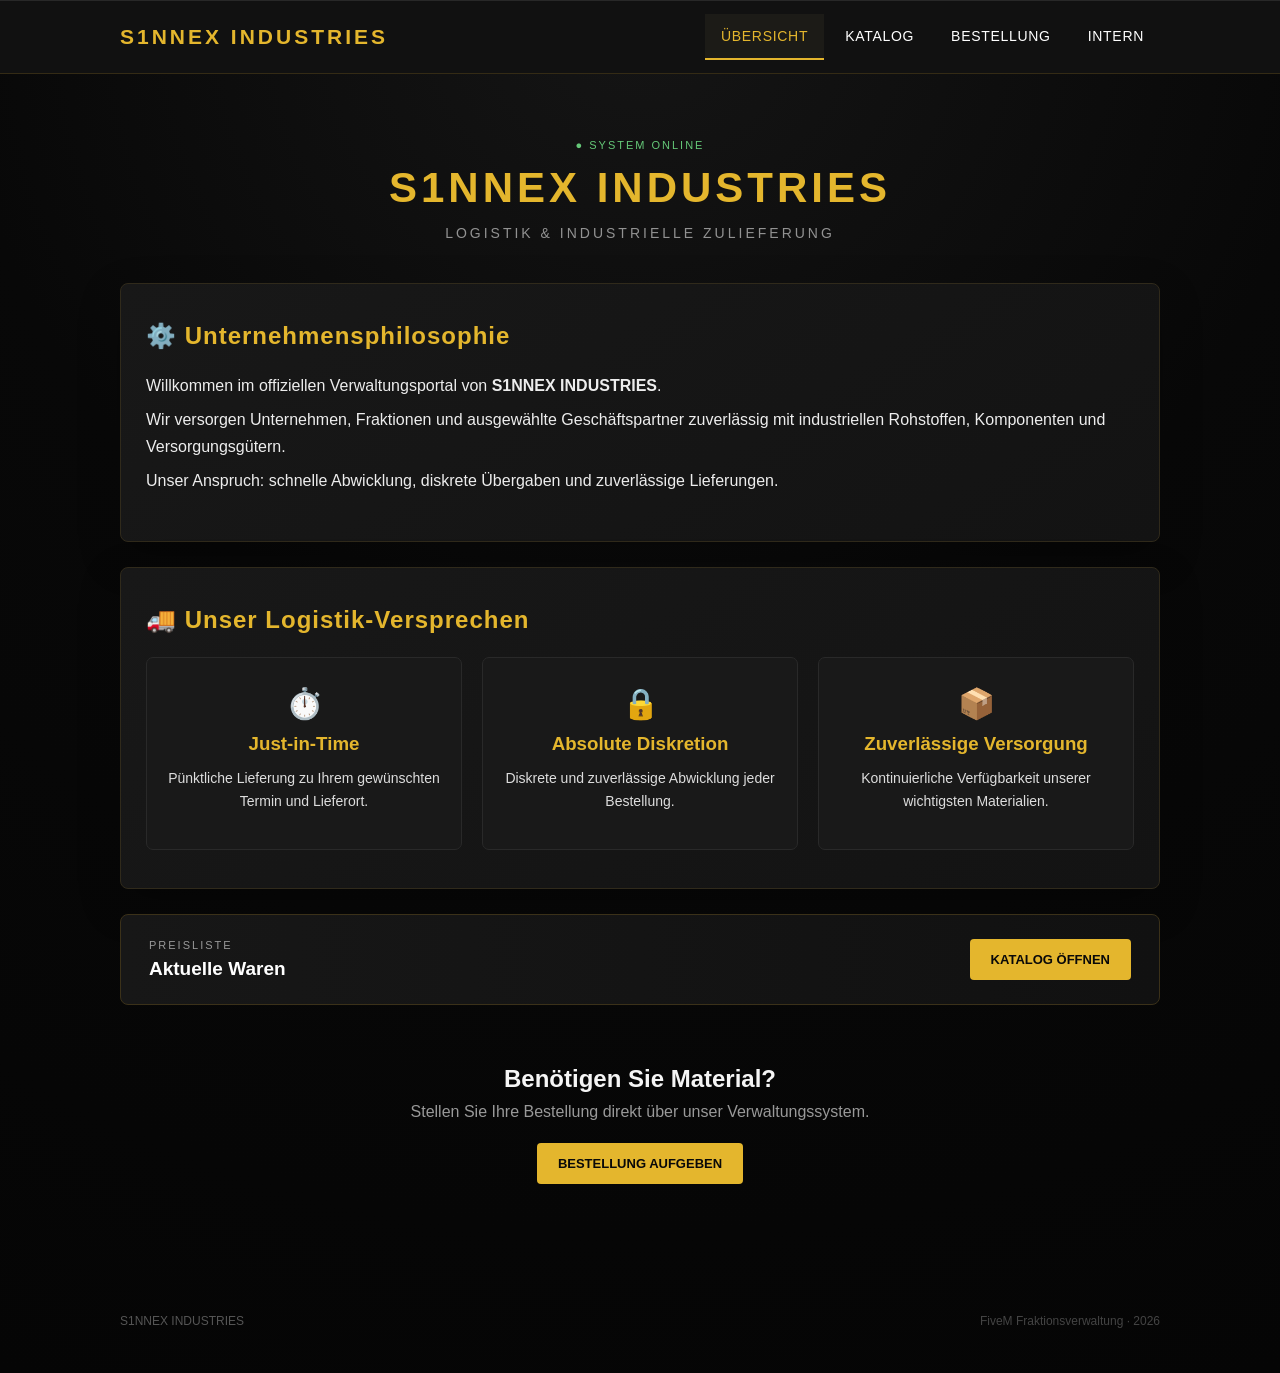
<file: index.html>
<!DOCTYPE html>
<html lang="de">
<head>
    <meta charset="UTF-8">
    <meta name="viewport" content="width=device-width, initial-scale=1.0">

    <title>S1NNEX INDUSTRIES</title>

    <link rel="stylesheet" href="style.css">
</head>

<body>

<header>
    <div class="nav-container">

        <a href="index.html" class="logo">
            S1NNEX INDUSTRIES
        </a>

        <nav>
            <a class="active" href="index.html">ÜBERSICHT</a>
            <a href="katalog.html">KATALOG</a>
            <a href="bestellung.html">BESTELLUNG</a>
            <a href="intern.html">INTERN</a>
        </nav>

    </div>
</header>


<main>

    <section class="hero">

        <div class="status">
            ● SYSTEM ONLINE
        </div>

        <h1>S1NNEX INDUSTRIES</h1>

        <p>
            LOGISTIK & INDUSTRIELLE ZULIEFERUNG
        </p>

    </section>


    <section class="card">

        <h2>⚙️ Unternehmensphilosophie</h2>

        <p>
            Willkommen im offiziellen Verwaltungsportal von
            <strong>S1NNEX INDUSTRIES</strong>.
        </p>

        <p>
            Wir versorgen Unternehmen, Fraktionen und ausgewählte
            Geschäftspartner zuverlässig mit industriellen Rohstoffen,
            Komponenten und Versorgungsgütern.
        </p>

        <p>
            Unser Anspruch: schnelle Abwicklung, diskrete Übergaben
            und zuverlässige Lieferungen.
        </p>

    </section>


    <section class="card">

        <h2>🚚 Unser Logistik-Versprechen</h2>

        <div class="features">

            <div class="feature">

                <div class="feature-icon">
                    ⏱️
                </div>

                <h3>Just-in-Time</h3>

                <p>
                    Pünktliche Lieferung zu Ihrem gewünschten
                    Termin und Lieferort.
                </p>

            </div>


            <div class="feature">

                <div class="feature-icon">
                    🔒
                </div>

                <h3>Absolute Diskretion</h3>

                <p>
                    Diskrete und zuverlässige Abwicklung
                    jeder Bestellung.
                </p>

            </div>


            <div class="feature">

                <div class="feature-icon">
                    📦
                </div>

                <h3>Zuverlässige Versorgung</h3>

                <p>
                    Kontinuierliche Verfügbarkeit unserer
                    wichtigsten Materialien.
                </p>

            </div>

        </div>

    </section>


    <section class="price-preview">

        <div>
            <span>PREISLISTE</span>
            <strong>Aktuelle Waren</strong>
        </div>

        <a href="katalog.html" class="button">
            KATALOG ÖFFNEN
        </a>

    </section>


    <section class="cta">

        <h2>Benötigen Sie Material?</h2>

        <p>
            Stellen Sie Ihre Bestellung direkt über unser
            Verwaltungssystem.
        </p>

        <a href="bestellung.html" class="button">
            BESTELLUNG AUFGEBEN
        </a>

    </section>

</main>


<footer>

    <div>
        S1NNEX INDUSTRIES
    </div>

    <span>
        FiveM Fraktionsverwaltung · 2026
    </span>

</footer>

</body>
</html>
</file>
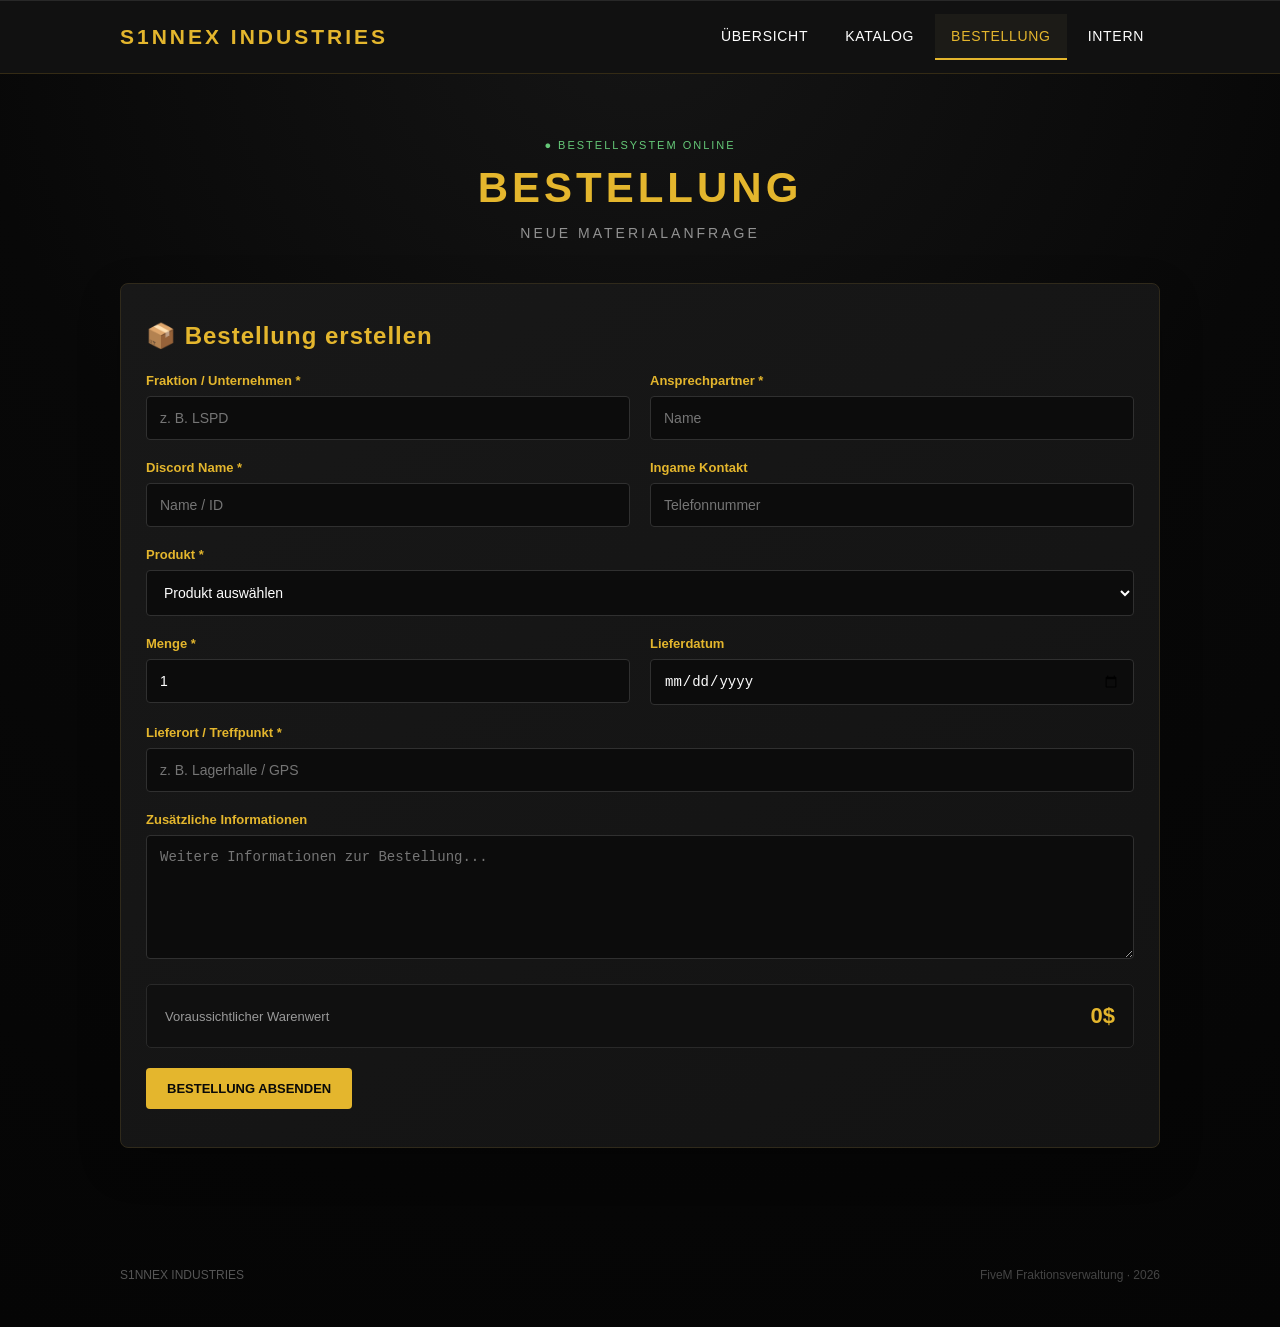
<file: bestellung.html>
<!DOCTYPE html>
<html lang="de">

<head>

    <meta charset="UTF-8">

    <meta name="viewport"
          content="width=device-width, initial-scale=1.0">

    <title>Bestellung | S1NNEX INDUSTRIES</title>

    <link rel="stylesheet" href="style.css">

</head>

<body>

<header>

    <div class="nav-container">

        <a href="index.html" class="logo">
            S1NNEX INDUSTRIES
        </a>

        <nav>

            <a href="index.html">
                ÜBERSICHT
            </a>

            <a href="katalog.html">
                KATALOG
            </a>

            <a class="active" href="bestellung.html">
                BESTELLUNG
            </a>

            <a href="intern.html">
                INTERN
            </a>

        </nav>

    </div>

</header>


<main>

<section class="hero">

    <div class="status">
        ● BESTELLSYSTEM ONLINE
    </div>

    <h1>BESTELLUNG</h1>

    <p>
        NEUE MATERIALANFRAGE
    </p>

</section>


<section class="card">

    <h2>📦 Bestellung erstellen</h2>

    <form id="orderForm">

        <div class="form-grid">


            <div class="form-group">

                <label>
                    Fraktion / Unternehmen *
                </label>

                <input
                    type="text"
                    name="company"
                    placeholder="z. B. LSPD"
                    required>

            </div>


            <div class="form-group">

                <label>
                    Ansprechpartner *
                </label>

                <input
                    type="text"
                    name="contact"
                    placeholder="Name"
                    required>

            </div>


            <div class="form-group">

                <label>
                    Discord Name *
                </label>

                <input
                    type="text"
                    name="discord"
                    placeholder="Name / ID"
                    required>

            </div>


            <div class="form-group">

                <label>
                    Ingame Kontakt
                </label>

                <input
                    type="text"
                    name="phone"
                    placeholder="Telefonnummer">

            </div>


            <div class="form-group full">

                <label>
                    Produkt *
                </label>

                <select
                    name="product"
                    id="product"
                    required>

                    <option value="">
                        Produkt auswählen
                    </option>

                    <option value="Eisenerz">
                        Eisenerz — 80$ / Stück
                    </option>

                    <option value="Metall">
                        Metall — 140$ / Stück
                    </option>

                    <option value="Carbon">
                        Carbon — 120$ / Stück
                    </option>

                    <option value="Eisen">
                        Eisen — 120$ / Stück
                    </option>

                    <option value="Aramidfasern">
                        Aramidfasern — 80$ / Stück
                    </option>

                    <option value="Schutzplatten">
                        Schutzplatten — 1.200$ / Stück
                    </option>

                    <option value="Hülsen">
                        Hülsen — 80$ / Stück
                    </option>

                    <option value="Schwarzpulver">
                        Schwarzpulver — 80$ / Stück
                    </option>

                </select>

            </div>


            <div class="form-group">

                <label>
                    Menge *
                </label>

                <input
                    type="number"
                    name="quantity"
                    id="quantity"
                    min="1"
                    max="100000"
                    value="1"
                    required>

            </div>


            <div class="form-group">

                <label>
                    Lieferdatum
                </label>

                <input
                    type="date"
                    name="deliveryDate">

            </div>


            <div class="form-group full">

                <label>
                    Lieferort / Treffpunkt *
                </label>

                <input
                    type="text"
                    name="address"
                    placeholder="z. B. Lagerhalle / GPS"
                    required>

            </div>


            <div class="form-group full">

                <label>
                    Zusätzliche Informationen
                </label>

                <textarea
                    name="notes"
                    rows="6"
                    placeholder="Weitere Informationen zur Bestellung..."></textarea>

            </div>

        </div>


        <div class="order-summary">

            <span>
                Voraussichtlicher Warenwert
            </span>

            <strong id="totalPrice">
                0$
            </strong>

        </div>


        <button
            type="submit"
            class="button submit-button">

            BESTELLUNG ABSENDEN

        </button>


        <div
            id="orderMessage"
            class="order-message">
        </div>

    </form>

</section>

</main>


<footer>

    <div>
        S1NNEX INDUSTRIES
    </div>

    <span>
        FiveM Fraktionsverwaltung · 2026
    </span>

</footer>


<script src="script.js"></script>

</body>

</html>
</file>
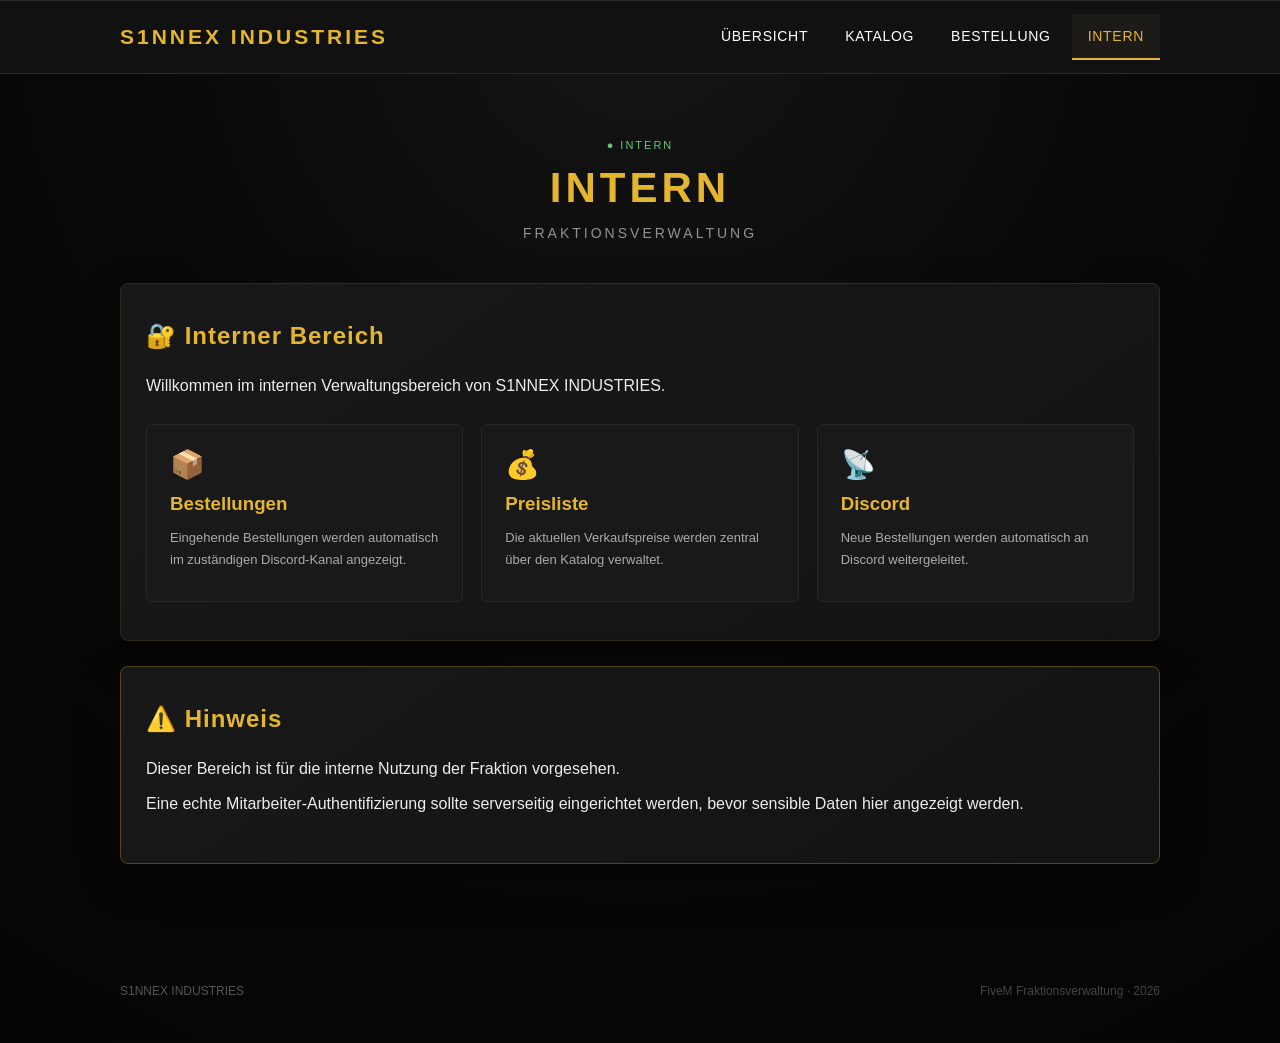
<file: intern.html>
<!DOCTYPE html>
<html lang="de">

<head>

    <meta charset="UTF-8">

    <meta name="viewport"
          content="width=device-width, initial-scale=1.0">

    <title>Intern | S1NNEX INDUSTRIES</title>

    <link rel="stylesheet" href="style.css">

</head>

<body>

<header>

    <div class="nav-container">

        <a href="index.html" class="logo">
            S1NNEX INDUSTRIES
        </a>

        <nav>

            <a href="index.html">
                ÜBERSICHT
            </a>

            <a href="katalog.html">
                KATALOG
            </a>

            <a href="bestellung.html">
                BESTELLUNG
            </a>

            <a class="active" href="intern.html">
                INTERN
            </a>

        </nav>

    </div>

</header>


<main>

<section class="hero">

    <div class="status">
        ● INTERN
    </div>

    <h1>INTERN</h1>

    <p>
        FRAKTIONSVERWALTUNG
    </p>

</section>


<section class="card">

    <h2>🔐 Interner Bereich</h2>

    <p>
        Willkommen im internen Verwaltungsbereich
        von S1NNEX INDUSTRIES.
    </p>

    <div class="internal-grid">

        <div class="internal-box">

            <span>📦</span>

            <h3>Bestellungen</h3>

            <p>
                Eingehende Bestellungen werden
                automatisch im zuständigen
                Discord-Kanal angezeigt.
            </p>

        </div>


        <div class="internal-box">

            <span>💰</span>

            <h3>Preisliste</h3>

            <p>
                Die aktuellen Verkaufspreise
                werden zentral über den Katalog
                verwaltet.
            </p>

        </div>


        <div class="internal-box">

            <span>📡</span>

            <h3>Discord</h3>

            <p>
                Neue Bestellungen werden
                automatisch an Discord
                weitergeleitet.
            </p>

        </div>

    </div>

</section>


<section class="card warning">

    <h2>⚠️ Hinweis</h2>

    <p>
        Dieser Bereich ist für die interne Nutzung
        der Fraktion vorgesehen.
    </p>

    <p>
        Eine echte Mitarbeiter-Authentifizierung
        sollte serverseitig eingerichtet werden,
        bevor sensible Daten hier angezeigt werden.
    </p>

</section>

</main>


<footer>

    <div>
        S1NNEX INDUSTRIES
    </div>

    <span>
        FiveM Fraktionsverwaltung · 2026
    </span>

</footer>

</body>

</html>
</file>
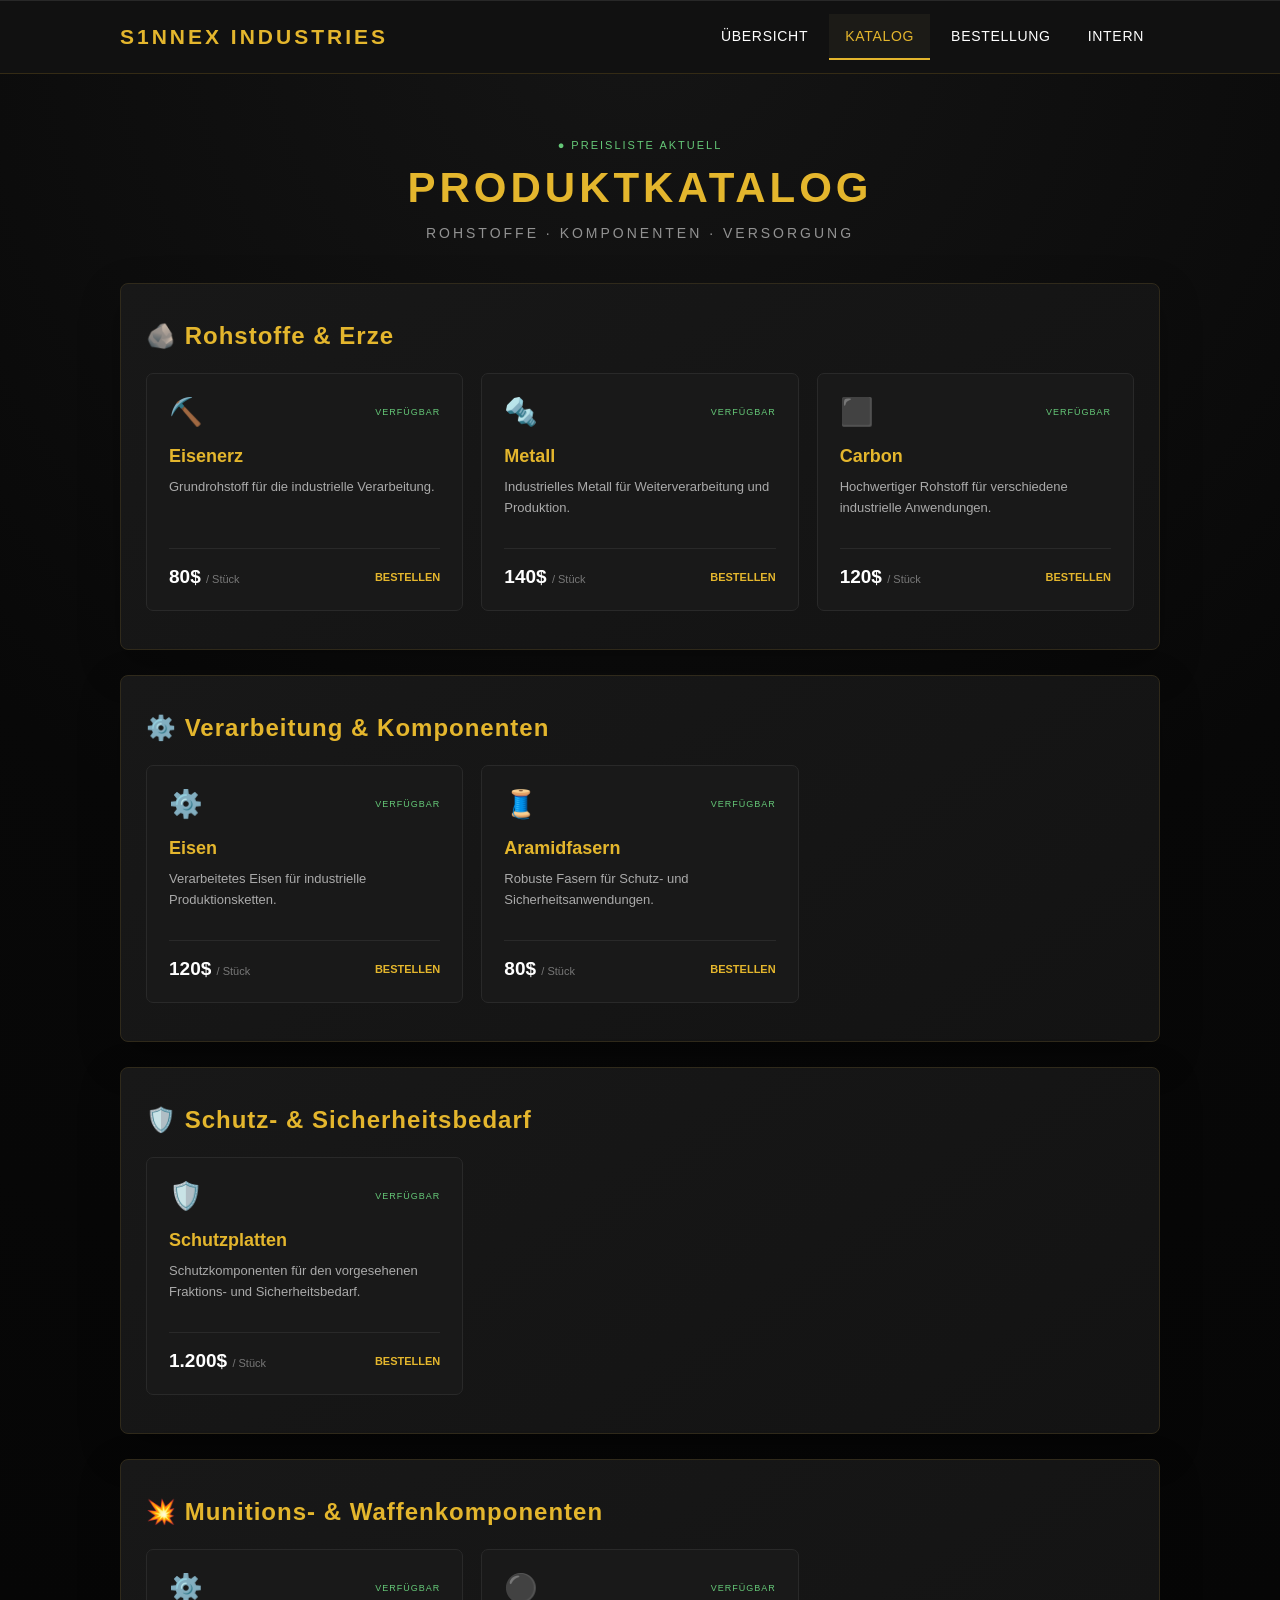
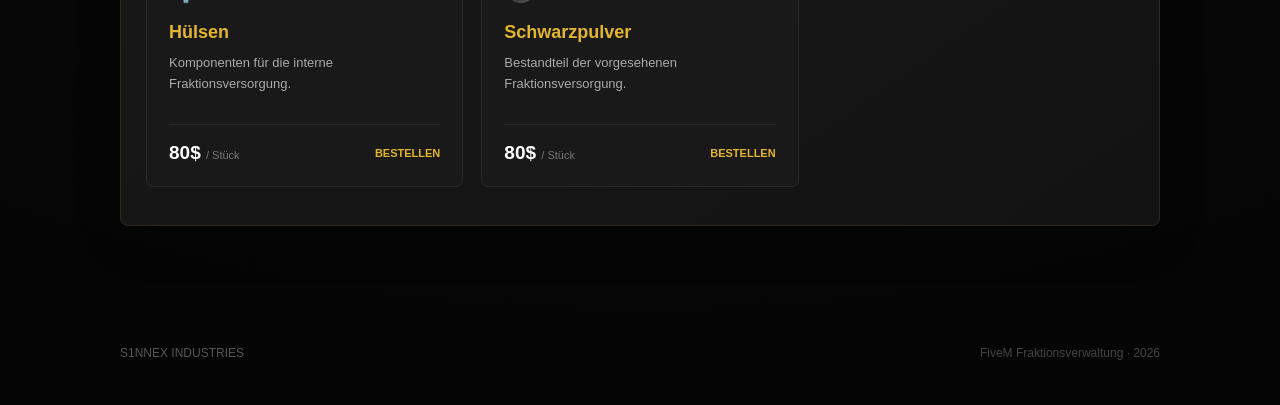
<file: katalog.html>
<!DOCTYPE html>
<html lang="de">

<head>

    <meta charset="UTF-8">

    <meta name="viewport"
          content="width=device-width, initial-scale=1.0">

    <title>Katalog | S1NNEX INDUSTRIES</title>

    <link rel="stylesheet" href="style.css">

</head>

<body>

<header>

    <div class="nav-container">

        <a href="index.html" class="logo">
            S1NNEX INDUSTRIES
        </a>

        <nav>

            <a href="index.html">
                ÜBERSICHT
            </a>

            <a class="active" href="katalog.html">
                KATALOG
            </a>

            <a href="bestellung.html">
                BESTELLUNG
            </a>

            <a href="intern.html">
                INTERN
            </a>

        </nav>

    </div>

</header>


<main>

<section class="hero">

    <div class="status">
        ● PREISLISTE AKTUELL
    </div>

    <h1>PRODUKTKATALOG</h1>

    <p>
        ROHSTOFFE · KOMPONENTEN · VERSORGUNG
    </p>

</section>


<section class="card">

    <h2>🪨 Rohstoffe & Erze</h2>

    <div class="products">

        <div class="product">

            <div class="product-top">
                <span class="product-icon">⛏️</span>
                <span class="availability">VERFÜGBAR</span>
            </div>

            <h3>Eisenerz</h3>

            <p>
                Grundrohstoff für die industrielle Verarbeitung.
            </p>

            <div class="product-bottom">

                <strong>
                    80$ <small>/ Stück</small>
                </strong>

                <a href="bestellung.html?product=Eisenerz">
                    BESTELLEN
                </a>

            </div>

        </div>


        <div class="product">

            <div class="product-top">
                <span class="product-icon">🔩</span>
                <span class="availability">VERFÜGBAR</span>
            </div>

            <h3>Metall</h3>

            <p>
                Industrielles Metall für Weiterverarbeitung
                und Produktion.
            </p>

            <div class="product-bottom">

                <strong>
                    140$ <small>/ Stück</small>
                </strong>

                <a href="bestellung.html?product=Metall">
                    BESTELLEN
                </a>

            </div>

        </div>


        <div class="product">

            <div class="product-top">
                <span class="product-icon">⬛</span>
                <span class="availability">VERFÜGBAR</span>
            </div>

            <h3>Carbon</h3>

            <p>
                Hochwertiger Rohstoff für verschiedene
                industrielle Anwendungen.
            </p>

            <div class="product-bottom">

                <strong>
                    120$ <small>/ Stück</small>
                </strong>

                <a href="bestellung.html?product=Carbon">
                    BESTELLEN
                </a>

            </div>

        </div>

    </div>

</section>


<section class="card">

    <h2>⚙️ Verarbeitung & Komponenten</h2>

    <div class="products">

        <div class="product">

            <div class="product-top">
                <span class="product-icon">⚙️</span>
                <span class="availability">VERFÜGBAR</span>
            </div>

            <h3>Eisen</h3>

            <p>
                Verarbeitetes Eisen für industrielle
                Produktionsketten.
            </p>

            <div class="product-bottom">

                <strong>
                    120$ <small>/ Stück</small>
                </strong>

                <a href="bestellung.html?product=Eisen">
                    BESTELLEN
                </a>

            </div>

        </div>


        <div class="product">

            <div class="product-top">
                <span class="product-icon">🧵</span>
                <span class="availability">VERFÜGBAR</span>
            </div>

            <h3>Aramidfasern</h3>

            <p>
                Robuste Fasern für Schutz- und
                Sicherheitsanwendungen.
            </p>

            <div class="product-bottom">

                <strong>
                    80$ <small>/ Stück</small>
                </strong>

                <a href="bestellung.html?product=Aramidfasern">
                    BESTELLEN
                </a>

            </div>

        </div>

    </div>

</section>


<section class="card">

    <h2>🛡️ Schutz- & Sicherheitsbedarf</h2>

    <div class="products">

        <div class="product">

            <div class="product-top">
                <span class="product-icon">🛡️</span>
                <span class="availability">VERFÜGBAR</span>
            </div>

            <h3>Schutzplatten</h3>

            <p>
                Schutzkomponenten für den vorgesehenen
                Fraktions- und Sicherheitsbedarf.
            </p>

            <div class="product-bottom">

                <strong>
                    1.200$ <small>/ Stück</small>
                </strong>

                <a href="bestellung.html?product=Schutzplatten">
                    BESTELLEN
                </a>

            </div>

        </div>

    </div>

</section>


<section class="card">

    <h2>💥 Munitions- & Waffenkomponenten</h2>

    <div class="products">

        <div class="product">

            <div class="product-top">
                <span class="product-icon">⚙️</span>
                <span class="availability">VERFÜGBAR</span>
            </div>

            <h3>Hülsen</h3>

            <p>
                Komponenten für die interne
                Fraktionsversorgung.
            </p>

            <div class="product-bottom">

                <strong>
                    80$ <small>/ Stück</small>
                </strong>

                <a href="bestellung.html?product=Hülsen">
                    BESTELLEN
                </a>

            </div>

        </div>


        <div class="product">

            <div class="product-top">
                <span class="product-icon">⚫</span>
                <span class="availability">VERFÜGBAR</span>
            </div>

            <h3>Schwarzpulver</h3>

            <p>
                Bestandteil der vorgesehenen
                Fraktionsversorgung.
            </p>

            <div class="product-bottom">

                <strong>
                    80$ <small>/ Stück</small>
                </strong>

                <a href="bestellung.html?product=Schwarzpulver">
                    BESTELLEN
                </a>

            </div>

        </div>

    </div>

</section>

</main>


<footer>

    <div>
        S1NNEX INDUSTRIES
    </div>

    <span>
        FiveM Fraktionsverwaltung · 2026
    </span>

</footer>

</body>

</html>
</file>
<file: style.css>
* {
    box-sizing: border-box;
    margin: 0;
    padding: 0;
}


:root {

    --gold: #e4b62d;
    --gold-light: #f2c94c;
    --gold-dark: #806719;

    --black: #070707;
    --dark: #0d0d0d;
    --card: #151515;
    --card2: #191919;

    --border: #302a1b;

    --white: #f5f5f5;
    --gray: #999;

    --green: #65c878;

}


body {

    min-height: 100vh;

    background:
        radial-gradient(
            circle at 50% 0%,
            #151515 0%,
            #080808 45%,
            #050505 100%
        );

    color: var(--white);

    font-family:
        Arial,
        Helvetica,
        sans-serif;

}


header {

    background: #111;

    border-top:
        1px solid #282828;

    border-bottom:
        1px solid #342b15;

}


.nav-container {

    max-width: 1080px;

    min-height: 72px;

    margin: auto;

    padding: 0 20px;

    display: flex;

    justify-content: space-between;

    align-items: center;

}


.logo {

    color: var(--gold);

    font-size: 21px;

    font-weight: 900;

    letter-spacing: 3px;

    text-decoration: none;

}


nav {

    display: flex;

    gap: 5px;

}


nav a {

    color: white;

    text-decoration: none;

    font-size: 14px;

    letter-spacing: .7px;

    padding: 14px 16px;

    transition:
        background .2s,
        color .2s;

}


nav a:hover,
nav a.active {

    color: var(--gold);

    background: #1c1b17;

    border-bottom:
        2px solid var(--gold);

}


main {

    max-width: 1080px;

    margin: auto;

    padding:
        65px 20px;

}


.hero {

    text-align: center;

    margin-bottom: 42px;

}


.hero h1 {

    color: var(--gold);

    font-size: 42px;

    letter-spacing: 4px;

    margin: 13px 0;

}


.hero p {

    color: #929292;

    font-size: 14px;

    letter-spacing: 3px;

}


.status {

    color: var(--green);

    font-size: 11px;

    letter-spacing: 2px;

}


.card {

    background:
        linear-gradient(
            145deg,
            #181818,
            #131313
        );

    border:
        1px solid var(--border);

    border-radius: 8px;

    padding: 38px 25px;

    margin-bottom: 25px;

    box-shadow:
        0 15px 40px rgba(0,0,0,.25);

}


.card h2 {

    color: var(--gold);

    font-size: 24px;

    margin-bottom: 23px;

    letter-spacing: 1px;

}


.card p {

    color: #ededed;

    line-height: 1.65;

    margin-bottom: 8px;

}


.features {

    display: grid;

    grid-template-columns:
        repeat(3, 1fr);

    gap: 20px;

}


.feature {

    text-align: center;

    background: var(--card2);

    border:
        1px solid #292929;

    padding: 28px 20px;

    border-radius: 7px;

}


.feature-icon {

    font-size: 30px;

    margin-bottom: 12px;

}


.feature h3 {

    color: var(--gold);

    margin-bottom: 12px;

}


.feature p {

    color: #ddd;

    font-size: 14px;

}


.price-preview {

    display: flex;

    justify-content: space-between;

    align-items: center;

    background:
        linear-gradient(
            90deg,
            #171717,
            #111
        );

    border:
        1px solid #3b3119;

    border-radius: 8px;

    padding: 24px 28px;

    margin-bottom: 25px;

}


.price-preview div {

    display: flex;

    flex-direction: column;

    gap: 7px;

}


.price-preview span {

    color: var(--gray);

    font-size: 11px;

    letter-spacing: 2px;

}


.price-preview strong {

    color: white;

    font-size: 19px;

}


.button {

    display: inline-block;

    background: var(--gold);

    color: #090909;

    border: none;

    border-radius: 4px;

    padding: 13px 21px;

    font-size: 13px;

    font-weight: 900;

    text-decoration: none;

    cursor: pointer;

    transition: .2s;

}


.button:hover {

    background: var(--gold-light);

    transform:
        translateY(-1px);

}


.cta {

    text-align: center;

    padding: 35px 20px;

}


.cta h2 {

    margin-bottom: 10px;

}


.cta p {

    color: var(--gray);

    margin-bottom: 22px;

}


/* Produkte */


.products {

    display: grid;

    grid-template-columns:
        repeat(3, 1fr);

    gap: 18px;

}


.product {

    background: #191919;

    border:
        1px solid #292929;

    border-radius: 7px;

    padding: 22px;

    transition: .2s;

}


.product:hover {

    border-color:
        #574718;

    transform:
        translateY(-2px);

}


.product-top {

    display: flex;

    justify-content: space-between;

    align-items: center;

    margin-bottom: 18px;

}


.product-icon {

    font-size: 27px;

}


.availability {

    color: var(--green);

    font-size: 9px;

    letter-spacing: 1px;

}


.product h3 {

    color: var(--gold);

    font-size: 18px;

    margin-bottom: 9px;

}


.product p {

    color: #aaa;

    font-size: 13px;

    min-height: 62px;

}


.product-bottom {

    display: flex;

    align-items: center;

    justify-content: space-between;

    border-top:
        1px solid #292929;

    padding-top: 17px;

    margin-top: 10px;

}


.product-bottom strong {

    color: white;

    font-size: 19px;

}


.product-bottom small {

    color: #777;

    font-size: 11px;

    font-weight: normal;

}


.product-bottom a {

    color: var(--gold);

    text-decoration: none;

    font-size: 11px;

    font-weight: 900;

}


/* Formular */


.form-grid {

    display: grid;

    grid-template-columns:
        repeat(2, 1fr);

    gap: 20px;

}


.form-group {

    display: flex;

    flex-direction: column;

    gap: 8px;

}


.form-group.full {

    grid-column: 1 / -1;

}


label {

    color: var(--gold);

    font-size: 13px;

    font-weight: bold;

}


input,
select,
textarea {

    width: 100%;

    background: #0c0c0c;

    color: white;

    border:
        1px solid #303030;

    border-radius: 4px;

    padding: 13px;

    outline: none;

    font-size: 14px;

}


input:focus,
select:focus,
textarea:focus {

    border-color: var(--gold);

}


textarea {

    resize: vertical;

}


.order-summary {

    display: flex;

    justify-content: space-between;

    align-items: center;

    background: #101010;

    border:
        1px solid #292929;

    padding: 18px;

    margin-top: 25px;

    border-radius: 5px;

}


.order-summary span {

    color: #999;

    font-size: 13px;

}


.order-summary strong {

    color: var(--gold);

    font-size: 22px;

}


.submit-button {

    margin-top: 20px;

}


.order-message {

    display: none;

    margin-top: 20px;

    padding: 17px;

    border-radius: 5px;

    line-height: 1.5;

}


.order-message.loading {

    display: block;

    color: var(--gold);

    background: #211d11;

    border:
        1px solid #4a3c1a;

}


.order-message.success {

    display: block;

    color: #9cffaa;

    background: #102916;

    border:
        1px solid #2d7139;

}


.order-message.error {

    display: block;

    color: #ff9d9d;

    background: #301313;

    border:
        1px solid #743030;

}


/* Intern */


.internal-grid {

    display: grid;

    grid-template-columns:
        repeat(3, 1fr);

    gap: 18px;

    margin-top: 25px;

}


.internal-box {

    background: #191919;

    border:
        1px solid #292929;

    padding: 23px;

    border-radius: 6px;

}


.internal-box > span {

    font-size: 28px;

}


.internal-box h3 {

    color: var(--gold);

    margin:
        12px 0;

}


.internal-box p {

    font-size: 13px;

    color: #aaa;

}


.warning {

    border-color:
        #574718;

}


/* Footer */


footer {

    max-width: 1080px;

    margin: auto;

    padding:
        30px 20px 45px;

    display: flex;

    justify-content: space-between;

    color: #555;

    font-size: 12px;

}


footer span {

    color: #444;

}


/* Mobile */


@media (max-width: 800px) {

    .nav-container {

        flex-direction: column;

        gap: 15px;

        padding:
            18px 10px;

    }


    nav {

        width: 100%;

        justify-content: center;

        flex-wrap: wrap;

    }


    nav a {

        padding:
            9px 10px;

        font-size: 11px;

    }


    main {

        padding:
            45px 15px;

    }


    .hero h1 {

        font-size: 29px;

        letter-spacing: 2px;

    }


    .features,
    .products,
    .internal-grid,
    .form-grid {

        grid-template-columns: 1fr;

    }


    .form-group.full {

        grid-column: auto;

    }


    .price-preview {

        flex-direction: column;

        gap: 18px;

        align-items: flex-start;

    }


    footer {

        flex-direction: column;

        gap: 8px;

    }

}
</file>
